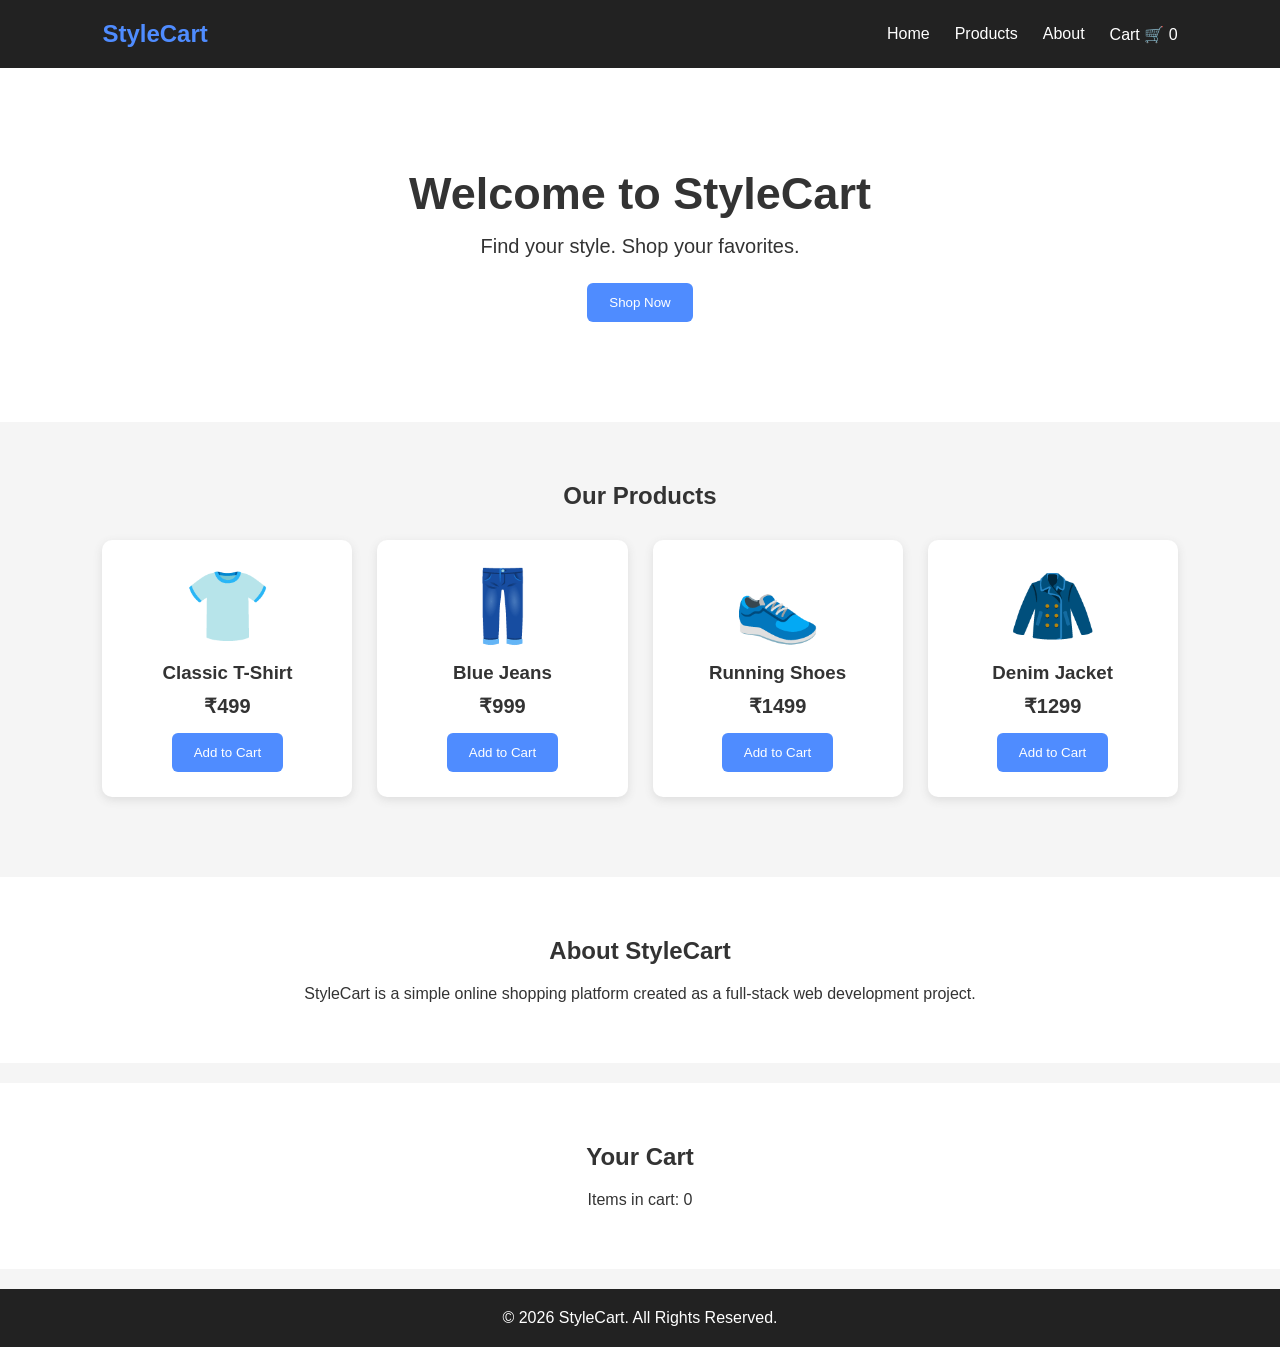
<file: index.html>
<!DOCTYPE html>
<html lang="en">
<head>
    <meta charset="UTF-8">
    <meta name="viewport" content="width=device-width, initial-scale=1.0">
    <title>StyleCart - Online Store</title>
    <link rel="stylesheet" href="style.css">
</head>

<body>

    <nav>
        <h2>StyleCart</h2>

        <div class="nav-links">
            <a href="#home">Home</a>
            <a href="#products">Products</a>
            <a href="#about">About</a>
            <a href="#cart">Cart 🛒 <span id="cart-count">0</span></a>
        </div>
    </nav>

    <section id="home" class="hero">
        <h1>Welcome to StyleCart</h1>
        <p>Find your style. Shop your favorites.</p>
        <button onclick="showProducts()">Shop Now</button>
    </section>

    <section id="products">
        <h2>Our Products</h2>

        <div class="product-container">

            <div class="product-card">
                <div class="product-image">👕</div>
                <h3>Classic T-Shirt</h3>
                <p>₹499</p>
                <button onclick="addToCart()">Add to Cart</button>
            </div>

            <div class="product-card">
                <div class="product-image">👖</div>
                <h3>Blue Jeans</h3>
                <p>₹999</p>
                <button onclick="addToCart()">Add to Cart</button>
            </div>

            <div class="product-card">
                <div class="product-image">👟</div>
                <h3>Running Shoes</h3>
                <p>₹1499</p>
                <button onclick="addToCart()">Add to Cart</button>
            </div>

            <div class="product-card">
                <div class="product-image">🧥</div>
                <h3>Denim Jacket</h3>
                <p>₹1299</p>
                <button onclick="addToCart()">Add to Cart</button>
            </div>

        </div>
    </section>

    <section id="about">
        <h2>About StyleCart</h2>
        <p>
            StyleCart is a simple online shopping platform
            created as a full-stack web development project.
        </p>
    </section>

    <section id="cart">
        <h2>Your Cart</h2>
        <p>Items in cart: <span id="cart-items">0</span></p>
    </section>

    <footer>
        <p>© 2026 StyleCart. All Rights Reserved.</p>
    </footer>

    <script src="script.js"></script>

</body>
</html>
</file>
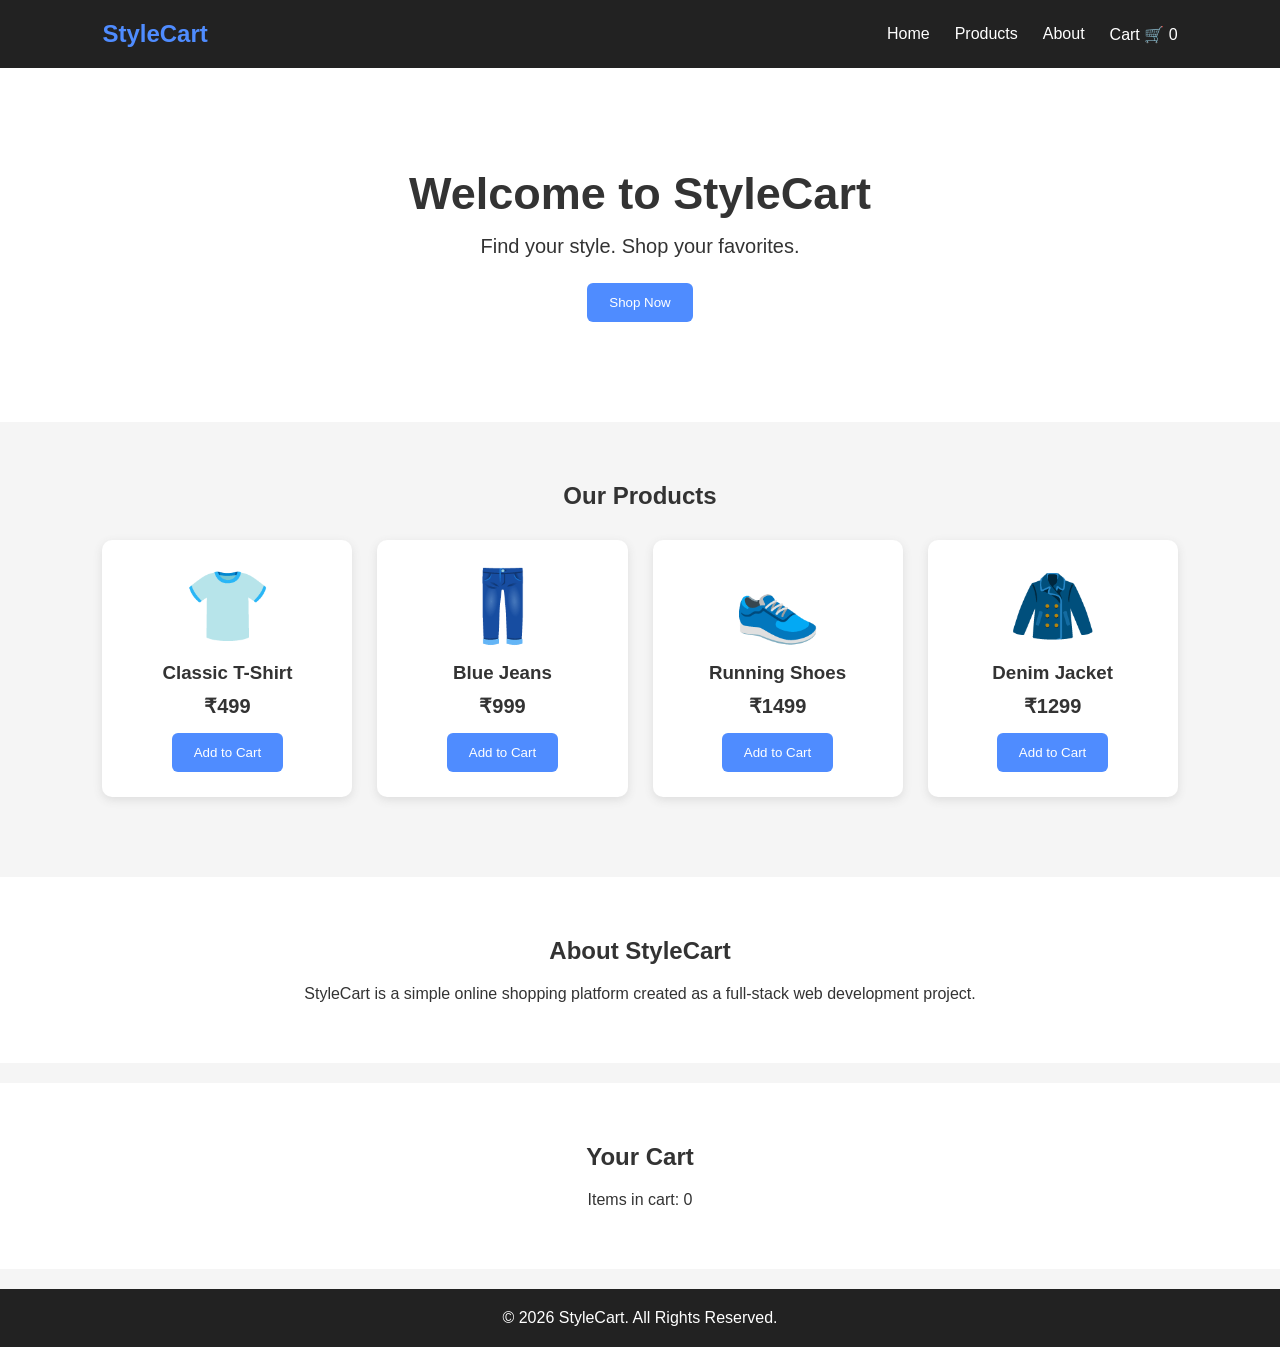
<file: ecommerce-project/index.html>
<!DOCTYPE html>
<html lang="en">
<head>
    <meta charset="UTF-8">
    <meta name="viewport" content="width=device-width, initial-scale=1.0">
    <title>StyleCart - Online Store</title>
    <link rel="stylesheet" href="style.css">
</head>

<body>

    <!-- Navigation Bar -->
    <nav>
        <h2>StyleCart</h2>

        <div class="nav-links">
            <a href="#home">Home</a>
            <a href="#products">Products</a>
            <a href="#about">About</a>
            <a href="#cart">Cart 🛒 <span id="cart-count">0</span></a>
        </div>
    </nav>

    <!-- Home Section -->
    <section id="home" class="hero">
        <h1>Welcome to StyleCart</h1>
        <p>Find your style. Shop your favorites.</p>
        <button onclick="showProducts()">Shop Now</button>
    </section>

    <!-- Products Section -->
    <section id="products">
        <h2>Our Products</h2>

        <div class="product-container">

            <div class="product-card">
                <div class="product-image">👕</div>
                <h3>Classic T-Shirt</h3>
                <p>₹499</p>
                <button onclick="addToCart()">Add to Cart</button>
            </div>

            <div class="product-card">
                <div class="product-image">👖</div>
                <h3>Blue Jeans</h3>
                <p>₹999</p>
                <button onclick="addToCart()">Add to Cart</button>
            </div>

            <div class="product-card">
                <div class="product-image">👟</div>
                <h3>Running Shoes</h3>
                <p>₹1499</p>
                <button onclick="addToCart()">Add to Cart</button>
            </div>

            <div class="product-card">
                <div class="product-image">🧥</div>
                <h3>Denim Jacket</h3>
                <p>₹1299</p>
                <button onclick="addToCart()">Add to Cart</button>
            </div>

        </div>
    </section>

    <!-- About Section -->
    <section id="about">
        <h2>About StyleCart</h2>
        <p>
            StyleCart is a simple online shopping platform
            created as a full-stack web development project.
        </p>
    </section>

    <!-- Cart Section -->
    <section id="cart">
        <h2>Your Cart</h2>
        <p>Items in cart: <span id="cart-items">0</span></p>
    </section>

    <!-- Footer -->
    <footer>
        <p>© 2026 StyleCart. All Rights Reserved.</p>
    </footer>

    <script src="script.js"></script>

</body>
</html>
</file>
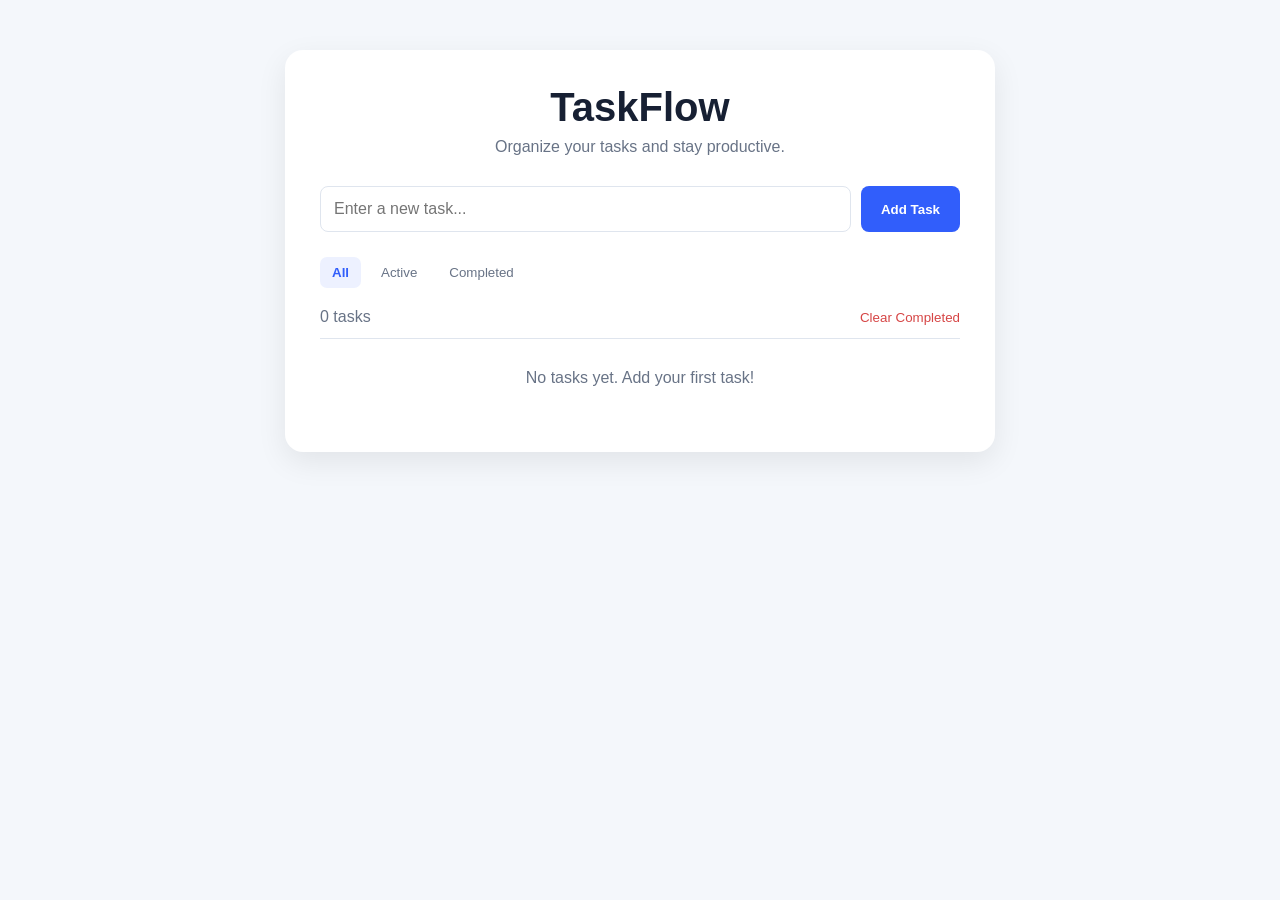
<file: taskflow/index.html>
<!doctype html>
<html lang="en">
  <head>
    <meta charset="UTF-8" />
    <meta name="viewport" content="width=device-width, initial-scale=1.0" />
    <title>TaskFlow - To-Do List</title>
    <link rel="stylesheet" href="style.css" />
  </head>

  <body>
    <main class="app">
      <section class="todo-container">
        <h1>TaskFlow</h1>
        <p class="subtitle">Organize your tasks and stay productive.</p>

        <!-- Add Task -->
        <form id="taskForm">
          <input
            type="text"
            id="taskInput"
            placeholder="Enter a new task..."
            autocomplete="off"
            required
          />
          <button type="submit">Add Task</button>
        </form>

        <!-- Filters -->
        <div class="filters">
          <button type="button" class="filter active" data-filter="all">
            All
          </button>

          <button type="button" class="filter" data-filter="active">
            Active
          </button>

          <button type="button" class="filter" data-filter="completed">
            Completed
          </button>
        </div>

        <!-- Task Statistics -->
        <div class="task-stats">
          <span id="taskCount">0 tasks</span>
          <button type="button" id="clearCompleted">Clear Completed</button>
        </div>

        <!-- Tasks will be added here using JavaScript -->
        <ul id="taskList"></ul>

        <p id="emptyMessage">No tasks yet. Add your first task!</p>
      </section>
    </main>

    <script src="script.js"></script>
  </body>
</html>
</file>
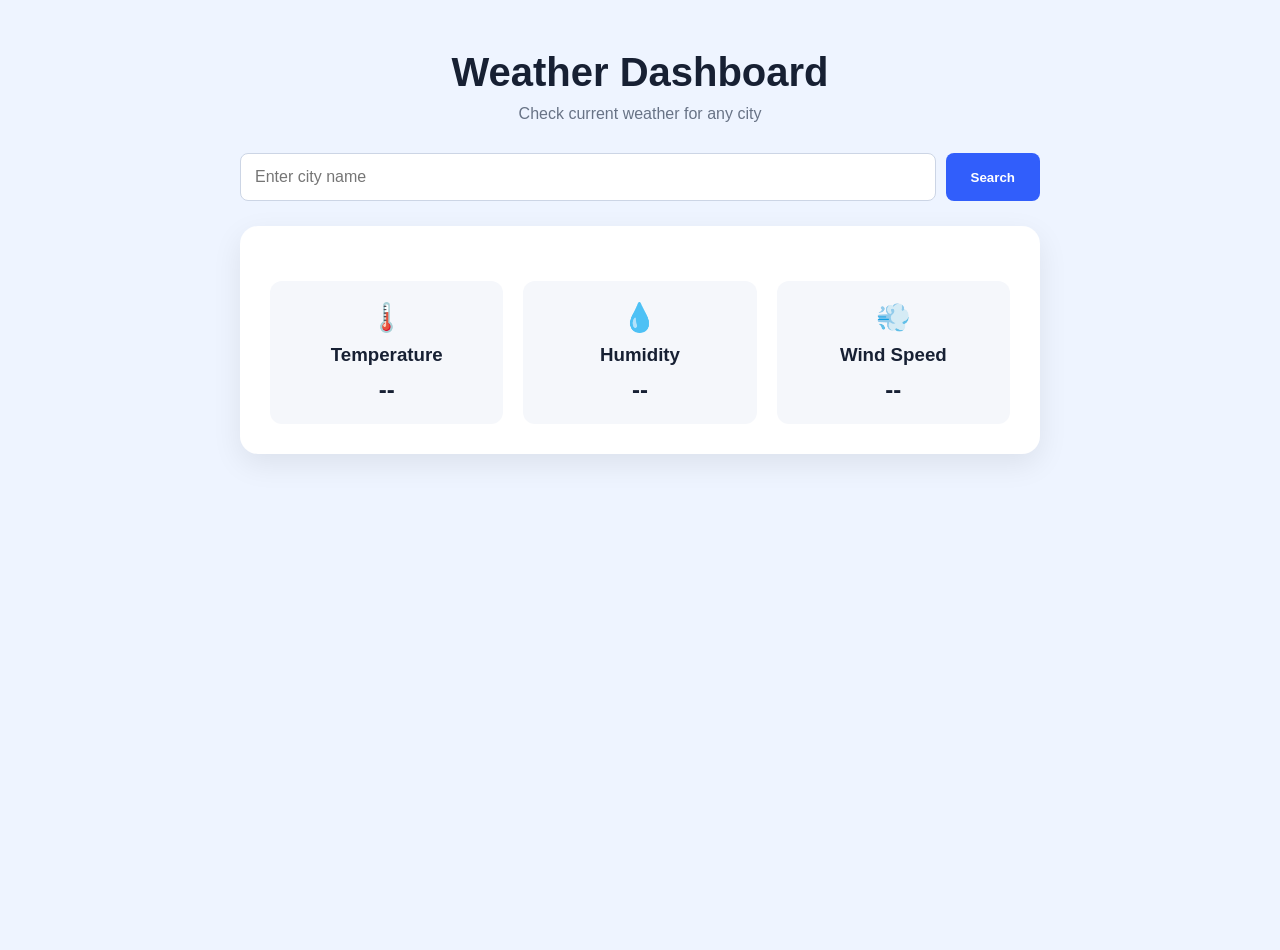
<file: weather-dashboard/index.html>
<!DOCTYPE html>
<html lang="en">
<head>
  <meta charset="UTF-8">
  <meta name="viewport" content="width=device-width, initial-scale=1.0">
  <title>Weather Dashboard</title>
  <link rel="stylesheet" href="style.css">
</head>

<body>

  <div class="container">
    <h1>Weather Dashboard</h1>
    <p>Check current weather for any city</p>

    <div class="search-box">
      <input type="text" id="cityInput" placeholder="Enter city name">
      <button id="searchBtn">Search</button>
    </div>

    <div id="message"></div>

    <div id="weather" class="weather-card">
      <h2 id="cityName"></h2>

      <div class="weather-info">
        <div>
          <span>🌡️</span>
          <h3>Temperature</h3>
          <p id="temperature">--</p>
        </div>

        <div>
          <span>💧</span>
          <h3>Humidity</h3>
          <p id="humidity">--</p>
        </div>

        <div>
          <span>💨</span>
          <h3>Wind Speed</h3>
          <p id="windSpeed">--</p>
        </div>
      </div>
    </div>
  </div>

  <script src="script.js"></script>
</body>
</html>
</file>
<file: style.css>
* {
    margin: 0;
    padding: 0;
    box-sizing: border-box;
    font-family: Arial, sans-serif;
}

body {
    background: #f5f5f5;
    color: #333;
}

nav {
    background: #222;
    color: white;
    padding: 20px 8%;
    display: flex;
    justify-content: space-between;
    align-items: center;
}

nav h2 {
    color: #4f8cff;
}

.nav-links {
    display: flex;
    gap: 25px;
}

.nav-links a {
    color: white;
    text-decoration: none;
}

.nav-links a:hover {
    color: #4f8cff;
}

.hero {
    text-align: center;
    padding: 100px 20px;
    background: white;
}

.hero h1 {
    font-size: 45px;
    margin-bottom: 15px;
}

.hero p {
    font-size: 20px;
    margin-bottom: 25px;
}

button {
    background: #4f8cff;
    color: white;
    border: none;
    padding: 12px 22px;
    border-radius: 6px;
    cursor: pointer;
}

button:hover {
    background: #2563eb;
}

#products {
    padding: 60px 8%;
    text-align: center;
}

#products h2 {
    margin-bottom: 30px;
}

.product-container {
    display: grid;
    grid-template-columns: repeat(4, 1fr);
    gap: 25px;
}

.product-card {
    background: white;
    padding: 25px;
    border-radius: 10px;
    box-shadow: 0 3px 10px #ddd;
}

.product-image {
    font-size: 70px;
    margin-bottom: 15px;
}

.product-card h3 {
    margin-bottom: 10px;
}

.product-card p {
    font-size: 20px;
    margin-bottom: 15px;
    font-weight: bold;
}

#about,
#cart {
    padding: 60px 8%;
    text-align: center;
    background: white;
    margin-top: 20px;
}

#about h2,
#cart h2 {
    margin-bottom: 20px;
}

footer {
    background: #222;
    color: white;
    text-align: center;
    padding: 20px;
    margin-top: 20px;
}

@media (max-width: 768px) {
    nav {
        flex-direction: column;
        gap: 15px;
    }

    .product-container {
        grid-template-columns: 1fr 1fr;
    }
}

@media (max-width: 500px) {
    .product-container {
        grid-template-columns: 1fr;
    }

    .hero h1 {
        font-size: 32px;
    }
}
</file>
<file: ecommerce-project/style.css>
* {
    margin: 0;
    padding: 0;
    box-sizing: border-box;
    font-family: Arial, sans-serif;
}

body {
    background: #f5f5f5;
    color: #333;
}

/* Navigation */
nav {
    background: #222;
    color: white;
    padding: 20px 8%;
    display: flex;
    justify-content: space-between;
    align-items: center;
}

nav h2 {
    color: #4f8cff;
}

.nav-links {
    display: flex;
    gap: 25px;
}

.nav-links a {
    color: white;
    text-decoration: none;
}

.nav-links a:hover {
    color: #4f8cff;
}

/* Hero */
.hero {
    text-align: center;
    padding: 100px 20px;
    background: white;
}

.hero h1 {
    font-size: 45px;
    margin-bottom: 15px;
}

.hero p {
    font-size: 20px;
    margin-bottom: 25px;
}

/* Buttons */
button {
    background: #4f8cff;
    color: white;
    border: none;
    padding: 12px 22px;
    border-radius: 6px;
    cursor: pointer;
}

button:hover {
    background: #2563eb;
}

/* Products */
#products {
    padding: 60px 8%;
    text-align: center;
}

#products h2 {
    margin-bottom: 30px;
}

.product-container {
    display: grid;
    grid-template-columns: repeat(4, 1fr);
    gap: 25px;
}

.product-card {
    background: white;
    padding: 25px;
    border-radius: 10px;
    box-shadow: 0 3px 10px #ddd;
}

.product-image {
    font-size: 70px;
    margin-bottom: 15px;
}

.product-card h3 {
    margin-bottom: 10px;
}

.product-card p {
    font-size: 20px;
    margin-bottom: 15px;
    font-weight: bold;
}

/* About and Cart */
#about,
#cart {
    padding: 60px 8%;
    text-align: center;
    background: white;
    margin-top: 20px;
}

#about h2,
#cart h2 {
    margin-bottom: 20px;
}

/* Footer */
footer {
    background: #222;
    color: white;
    text-align: center;
    padding: 20px;
    margin-top: 20px;
}

/* Tablet */
@media (max-width: 768px) {
    nav {
        flex-direction: column;
        gap: 15px;
    }

    .product-container {
        grid-template-columns: 1fr 1fr;
    }
}

/* Mobile */
@media (max-width: 500px) {
    .product-container {
        grid-template-columns: 1fr;
    }

    .hero h1 {
        font-size: 32px;
    }
}
</file>
<file: taskflow/style.css>
* {
  box-sizing: border-box;
  margin: 0;
  padding: 0;
}

body {
  font-family: Arial, sans-serif;
  background: #f4f7fb;
  color: #172033;
  min-height: 100vh;
}

.app {
  width: 100%;
  max-width: 750px;
  margin: 0 auto;
  padding: 50px 20px;
}

.todo-container {
  background: white;
  padding: 35px;
  border-radius: 18px;
  box-shadow: 0 10px 30px rgba(0, 0, 0, 0.08);
}

h1 {
  text-align: center;
  font-size: 40px;
  margin-bottom: 8px;
}

.subtitle {
  text-align: center;
  color: #687386;
  margin-bottom: 30px;
}

#taskForm {
  display: flex;
  gap: 10px;
  margin-bottom: 25px;
}

#taskInput {
  flex: 1;
  padding: 13px;
  border: 1px solid #dfe5ee;
  border-radius: 8px;
  font-size: 16px;
  outline: none;
}

#taskInput:focus {
  border-color: #315efb;
}

#taskForm button {
  border: none;
  padding: 13px 20px;
  border-radius: 8px;
  background: #315efb;
  color: white;
  font-weight: bold;
  cursor: pointer;
}

#taskForm button:hover {
  background: #2448c7;
}

.filters {
  display: flex;
  gap: 8px;
  margin-bottom: 20px;
}

.filter {
  border: none;
  background: transparent;
  padding: 8px 12px;
  border-radius: 7px;
  color: #687386;
  cursor: pointer;
}

.filter.active {
  background: #edf1ff;
  color: #315efb;
  font-weight: bold;
}

.task-stats {
  display: flex;
  justify-content: space-between;
  align-items: center;
  color: #687386;
  padding-bottom: 12px;
  border-bottom: 1px solid #dfe5ee;
}

#clearCompleted {
  border: none;
  background: transparent;
  color: #d64545;
  cursor: pointer;
}

#taskList {
  list-style: none;
}

.task-item {
  display: flex;
  align-items: center;
  gap: 12px;
  padding: 15px 0;
  border-bottom: 1px solid #dfe5ee;
}

.task-checkbox {
  width: 19px;
  height: 19px;
  cursor: pointer;
}

.task-text {
  flex: 1;
  overflow-wrap: anywhere;
}

.task-item.completed .task-text {
  text-decoration: line-through;
  color: #687386;
}

.task-actions {
  display: flex;
  gap: 6px;
}

.task-actions button {
  padding: 6px 10px;
  border: 1px solid #dfe5ee;
  background: white;
  border-radius: 6px;
  cursor: pointer;
}

.task-actions button:hover {
  color: #315efb;
  border-color: #315efb;
}

#emptyMessage {
  text-align: center;
  color: #687386;
  padding: 30px 10px;
}

@media (max-width: 600px) {
  .app {
    padding: 20px 10px;
  }

  .todo-container {
    padding: 22px;
  }

  #taskForm {
    flex-direction: column;
  }

  #taskForm button {
    width: 100%;
  }

  .task-item {
    flex-wrap: wrap;
  }

  .task-actions {
    width: 100%;
    margin-left: 31px;
  }
}
</file>
<file: weather-dashboard/style.css>
* {
  box-sizing: border-box;
  margin: 0;
  padding: 0;
}

body {
  font-family: Arial, sans-serif;
  background: #eef4ff;
  color: #172033;
  min-height: 100vh;
}

.container {
  width: 90%;
  max-width: 800px;
  margin: 50px auto;
  text-align: center;
}

h1 {
  font-size: 40px;
  margin-bottom: 10px;
}

.container > p {
  color: #687386;
  margin-bottom: 30px;
}

.search-box {
  display: flex;
  gap: 10px;
  margin-bottom: 25px;
}

#cityInput {
  flex: 1;
  padding: 14px;
  border: 1px solid #ccd5e5;
  border-radius: 8px;
  font-size: 16px;
}

#searchBtn {
  padding: 14px 25px;
  border: none;
  border-radius: 8px;
  background: #315efb;
  color: white;
  font-weight: bold;
  cursor: pointer;
}

#searchBtn:hover {
  background: #2448c7;
}

#message {
  margin: 15px;
  color: #d64545;
}

.weather-card {
  background: white;
  padding: 30px;
  border-radius: 18px;
  box-shadow: 0 10px 30px rgba(0, 0, 0, 0.08);
}

.weather-card h2 {
  margin-bottom: 25px;
  font-size: 28px;
}

.weather-info {
  display: flex;
  justify-content: space-around;
  gap: 20px;
}

.weather-info div {
  flex: 1;
  padding: 20px;
  border-radius: 12px;
  background: #f5f7fb;
}

.weather-info span {
  font-size: 28px;
}

.weather-info h3 {
  margin: 10px 0;
}

.weather-info p {
  font-size: 24px;
  font-weight: bold;
}

@media (max-width: 600px) {
  .search-box {
    flex-direction: column;
  }

  #searchBtn {
    width: 100%;
  }

  .weather-info {
    flex-direction: column;
  }
}
</file>
